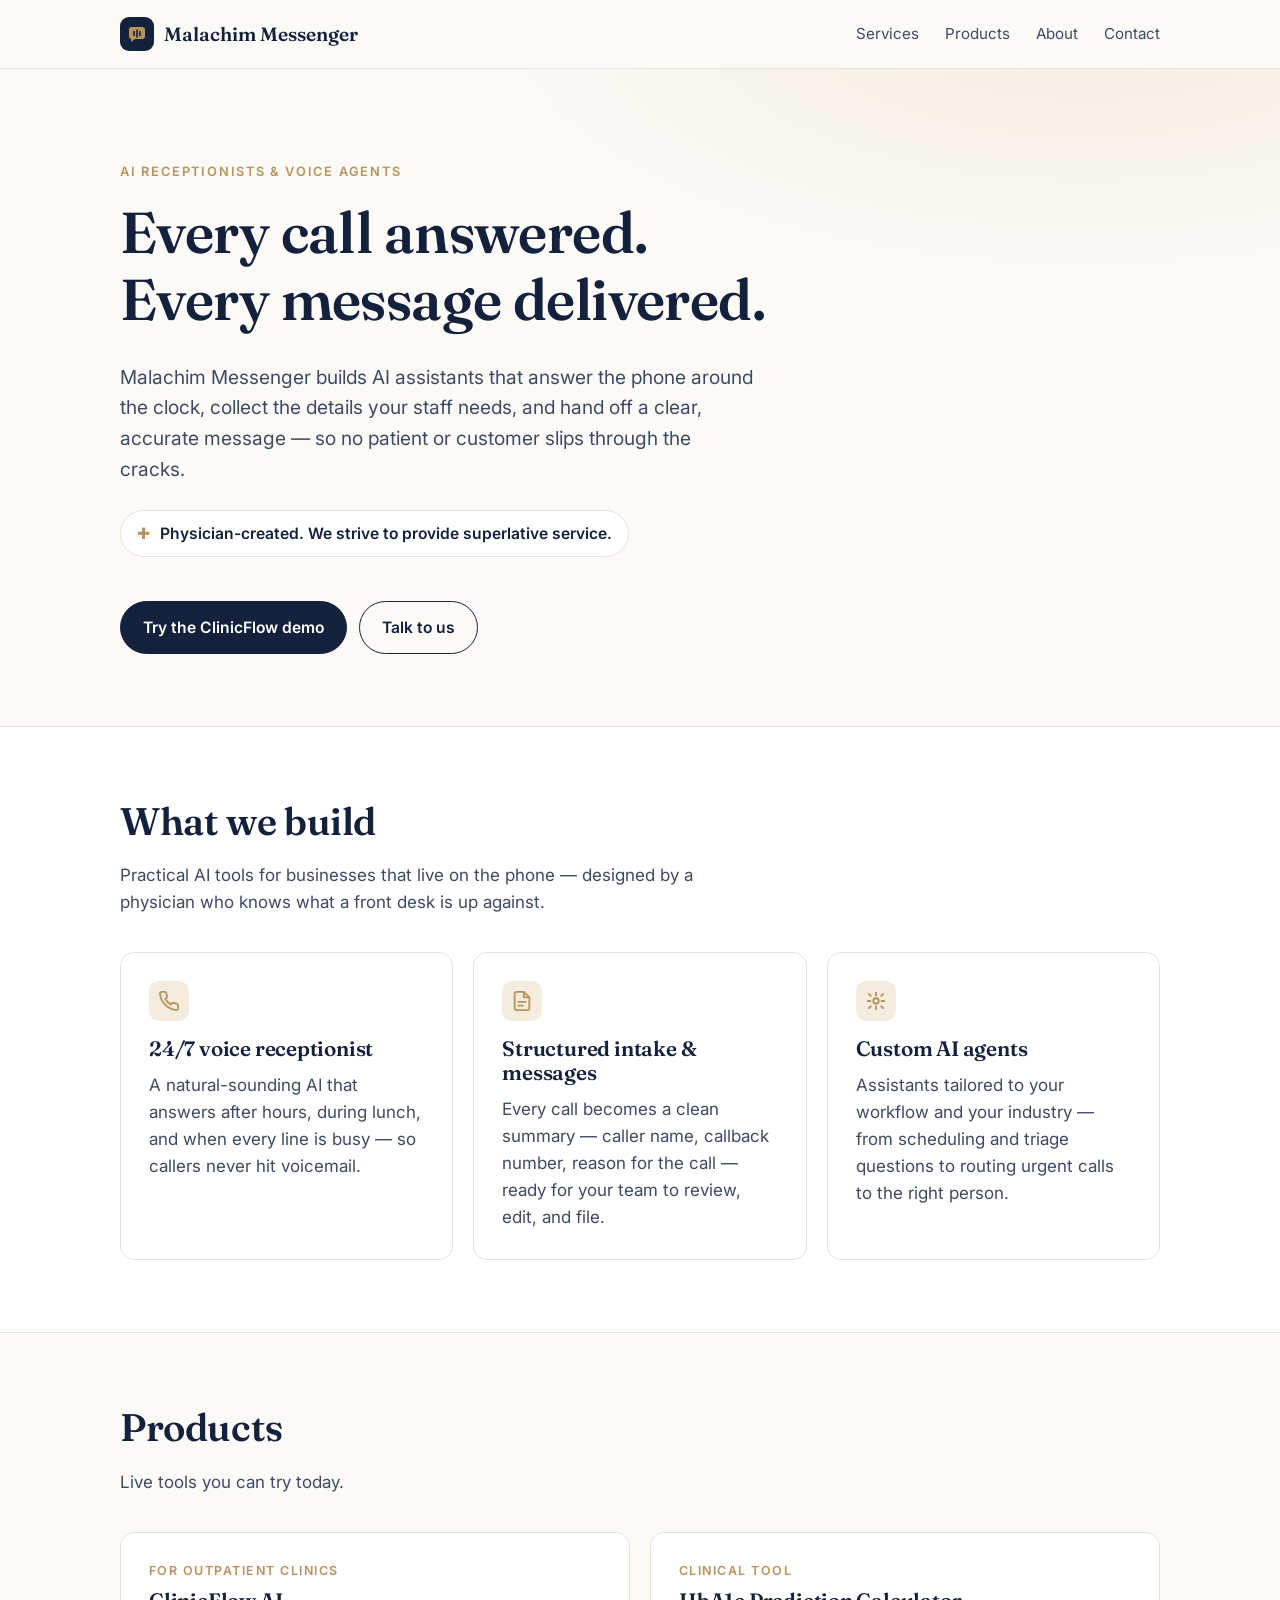
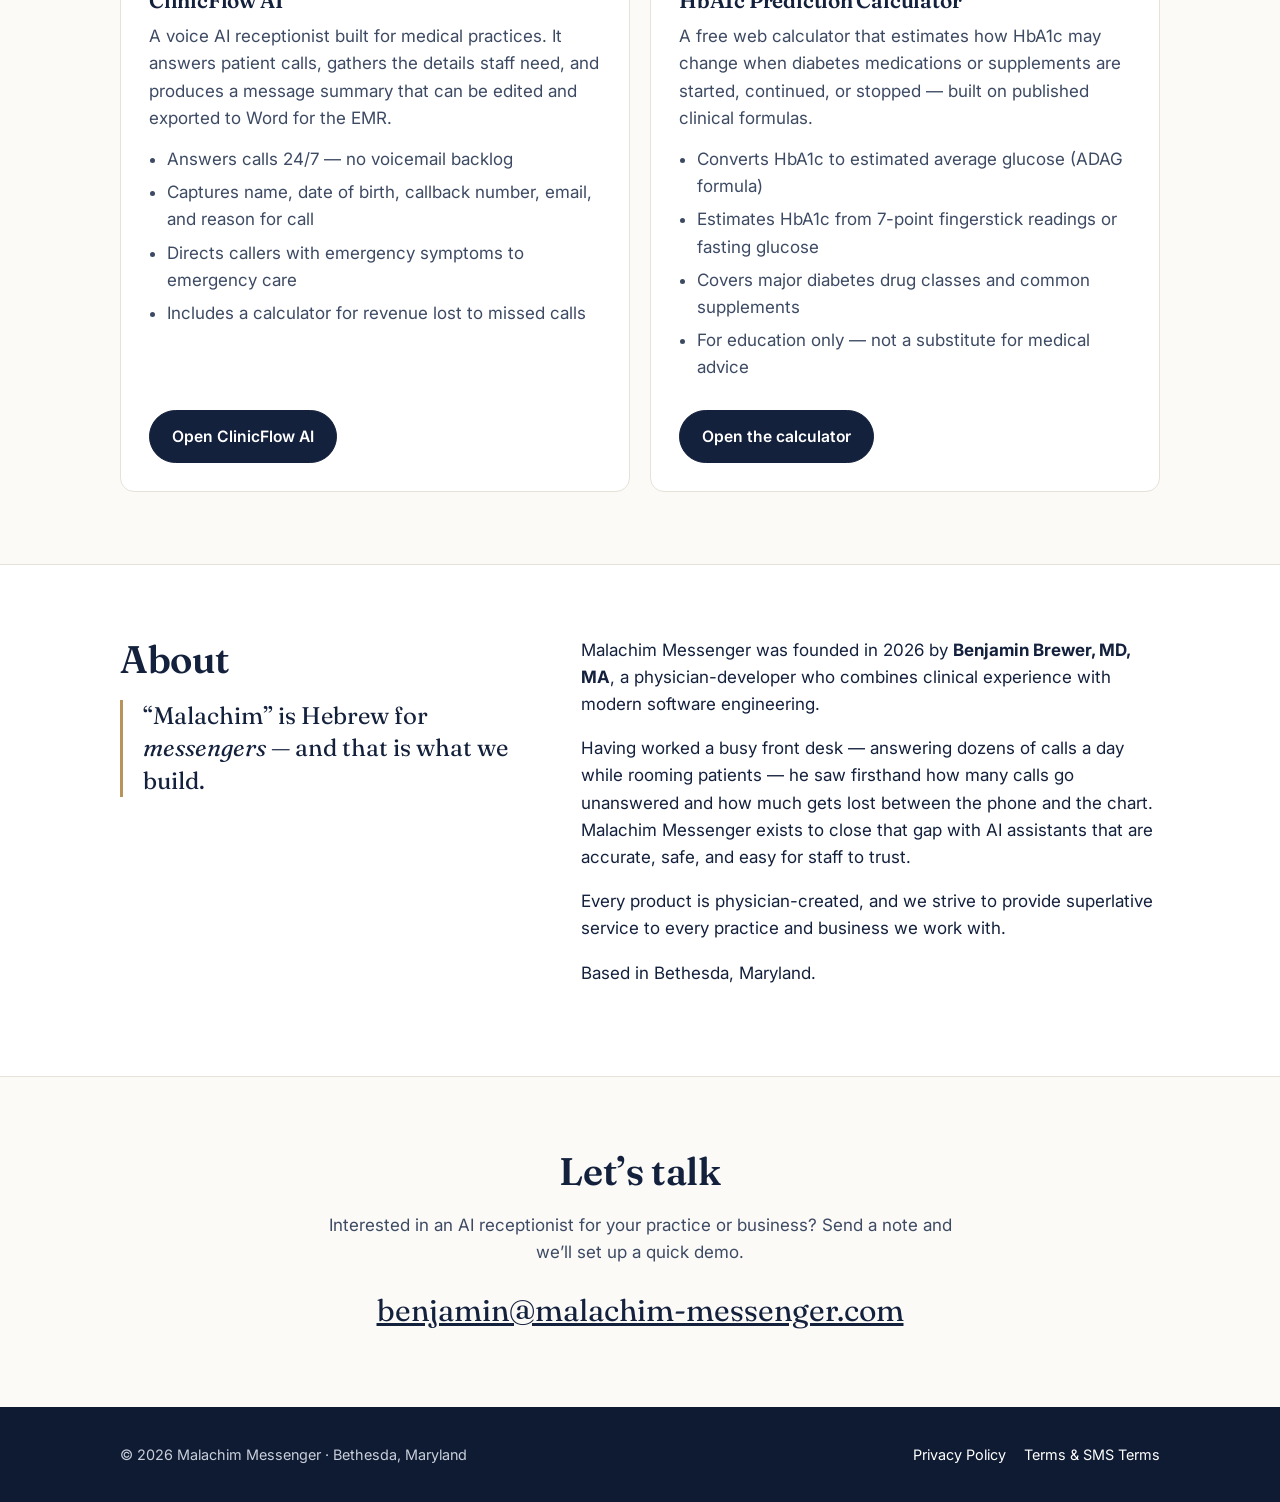
<file: index.html>
<!DOCTYPE html>
<html lang="en">
<head>
<meta charset="utf-8">
<meta name="viewport" content="width=device-width, initial-scale=1">
<title>Malachim Messenger | AI Receptionists & Voice Agents</title>
<meta name="description" content="Malachim Messenger builds AI voice receptionists and assistants that answer calls, capture intake details, and deliver clear messages to your team. Home of ClinicFlow AI.">
<link rel="preconnect" href="https://fonts.googleapis.com">
<link rel="preconnect" href="https://fonts.gstatic.com" crossorigin>
<link href="https://fonts.googleapis.com/css2?family=Fraunces:opsz,wght@9..144,500;9..144,600&family=Inter:wght@400;500;600&display=swap" rel="stylesheet">
<link rel="stylesheet" href="style.css">
<link rel="icon" href="favicon.svg" type="image/svg+xml">
</head>
<body>

<header class="site-header">
  <div class="wrap">
    <a class="brand" href="index.html">
      <svg class="brand-mark" viewBox="0 0 34 34" aria-hidden="true"><rect width="34" height="34" rx="9" fill="#14213d"/><path d="M9 12.5c0-1.4 1.1-2.5 2.5-2.5h11c1.4 0 2.5 1.1 2.5 2.5v7c0 1.4-1.1 2.5-2.5 2.5H15l-4 3v-3h0.5C10.1 22 9 20.9 9 19.5z" fill="#b8935a"/><path d="M14 14.5v4M17 13v7M20 14.5v4" stroke="#14213d" stroke-width="1.6" stroke-linecap="round"/></svg>
      Malachim Messenger
    </a>
    <nav class="nav">
      <a href="#services" class="hide-sm">Services</a>
      <a href="#products">Products</a>
      <a href="#about" class="hide-sm">About</a>
      <a href="#contact">Contact</a>
    </nav>
  </div>
</header>

<main>
  <section class="hero">
    <div class="wrap">
      <span class="eyebrow">AI receptionists &amp; voice agents</span>
      <h1>Every call answered.<br>Every message delivered.</h1>
      <p class="lead">Malachim Messenger builds AI assistants that answer the phone around the clock, collect the details your staff needs, and hand off a clear, accurate message — so no patient or customer slips through the cracks.</p>
      <p class="promise"><span class="promise-mark">✚</span> Physician-created. We strive to provide superlative service.</p>
      <div class="btns">
        <a class="btn primary" href="https://capital-premier-clinicflow.onrender.com" target="_blank" rel="noopener">Try the ClinicFlow demo</a>
        <a class="btn ghost" href="mailto:benjamin@malachim-messenger.com">Talk to us</a>
      </div>
    </div>
  </section>

  <section id="services" class="alt">
    <div class="wrap">
      <h2>What we build</h2>
      <p class="section-intro">Practical AI tools for businesses that live on the phone — designed by a physician who knows what a front desk is up against.</p>
      <div class="grid three">
        <div class="card">
          <div class="icon"><svg width="22" height="22" viewBox="0 0 24 24" fill="none" stroke="currentColor" stroke-width="2" stroke-linecap="round" stroke-linejoin="round"><path d="M22 16.9v3a2 2 0 0 1-2.2 2 19.8 19.8 0 0 1-8.6-3.1 19.5 19.5 0 0 1-6-6A19.8 19.8 0 0 1 2.1 4.2 2 2 0 0 1 4.1 2h3a2 2 0 0 1 2 1.7c.1.9.4 1.8.7 2.7a2 2 0 0 1-.5 2.1L8 9.8a16 16 0 0 0 6 6l1.3-1.3a2 2 0 0 1 2.1-.4c.9.3 1.8.6 2.7.7a2 2 0 0 1 1.7 2z"/></svg></div>
          <h3>24/7 voice receptionist</h3>
          <p>A natural-sounding AI that answers after hours, during lunch, and when every line is busy — so callers never hit voicemail.</p>
        </div>
        <div class="card">
          <div class="icon"><svg width="22" height="22" viewBox="0 0 24 24" fill="none" stroke="currentColor" stroke-width="2" stroke-linecap="round" stroke-linejoin="round"><path d="M14 2H6a2 2 0 0 0-2 2v16a2 2 0 0 0 2 2h12a2 2 0 0 0 2-2V8z"/><path d="M14 2v6h6M8 13h8M8 17h5"/></svg></div>
          <h3>Structured intake &amp; messages</h3>
          <p>Every call becomes a clean summary — caller name, callback number, reason for the call — ready for your team to review, edit, and file.</p>
        </div>
        <div class="card">
          <div class="icon"><svg width="22" height="22" viewBox="0 0 24 24" fill="none" stroke="currentColor" stroke-width="2" stroke-linecap="round" stroke-linejoin="round"><path d="M12 3v3M12 18v3M4.2 4.2l2.1 2.1M17.7 17.7l2.1 2.1M3 12h3M18 12h3M4.2 19.8l2.1-2.1M17.7 6.3l2.1-2.1"/><circle cx="12" cy="12" r="3"/></svg></div>
          <h3>Custom AI agents</h3>
          <p>Assistants tailored to your workflow and your industry — from scheduling and triage questions to routing urgent calls to the right person.</p>
        </div>
      </div>
    </div>
  </section>

  <section id="products">
    <div class="wrap">
      <h2>Products</h2>
      <p class="section-intro">Live tools you can try today.</p>
      <div class="grid two">
        <div class="card product">
          <span class="tag">For outpatient clinics</span>
          <h3>ClinicFlow AI</h3>
          <p>A voice AI receptionist built for medical practices. It answers patient calls, gathers the details staff need, and produces a message summary that can be edited and exported to Word for the EMR.</p>
          <ul>
            <li>Answers calls 24/7 — no voicemail backlog</li>
            <li>Captures name, date of birth, callback number, email, and reason for call</li>
            <li>Directs callers with emergency symptoms to emergency care</li>
            <li>Includes a calculator for revenue lost to missed calls</li>
          </ul>
          <a class="btn primary" href="https://capital-premier-clinicflow.onrender.com" target="_blank" rel="noopener">Open ClinicFlow AI</a>
        </div>
        <div class="card product">
          <span class="tag">Clinical tool</span>
          <h3>HbA1c Prediction Calculator</h3>
          <p>A free web calculator that estimates how HbA1c may change when diabetes medications or supplements are started, continued, or stopped — built on published clinical formulas.</p>
          <ul>
            <li>Converts HbA1c to estimated average glucose (ADAG formula)</li>
            <li>Estimates HbA1c from 7-point fingerstick readings or fasting glucose</li>
            <li>Covers major diabetes drug classes and common supplements</li>
            <li>For education only — not a substitute for medical advice</li>
          </ul>
          <a class="btn primary" href="https://hba1c-diabetes-medication-and-supplement.onrender.com" target="_blank" rel="noopener">Open the calculator</a>
        </div>
      </div>
    </div>
  </section>

  <section id="about" class="alt">
    <div class="wrap about">
      <div>
        <h2>About</h2>
        <blockquote>“Malachim” is Hebrew for <em>messengers</em> — and that is what we build.</blockquote>
      </div>
      <div>
        <p>Malachim Messenger was founded in 2026 by <strong>Benjamin Brewer, MD, MA</strong>, a physician-developer who combines clinical experience with modern software engineering.</p>
        <p>Having worked a busy front desk — answering dozens of calls a day while rooming patients — he saw firsthand how many calls go unanswered and how much gets lost between the phone and the chart. Malachim Messenger exists to close that gap with AI assistants that are accurate, safe, and easy for staff to trust.</p>
        <p>Every product is physician-created, and we strive to provide superlative service to every practice and business we work with.</p>
        <p>Based in Bethesda, Maryland.</p>
      </div>
    </div>
  </section>

  <section id="contact" class="contact">
    <div class="wrap">
      <h2>Let’s talk</h2>
      <p class="section-intro" style="margin:0 auto 20px">Interested in an AI receptionist for your practice or business? Send a note and we’ll set up a quick demo.</p>
      <a class="mail" href="mailto:benjamin@malachim-messenger.com">benjamin@malachim-messenger.com</a>
    </div>
  </section>
</main>

<footer class="site-footer">
  <div class="wrap">
    <span>© 2026 Malachim Messenger · Bethesda, Maryland</span>
    <span><a href="privacy.html">Privacy Policy</a><a href="terms.html">Terms &amp; SMS Terms</a></span>
  </div>
</footer>

</body>
</html>
</file>
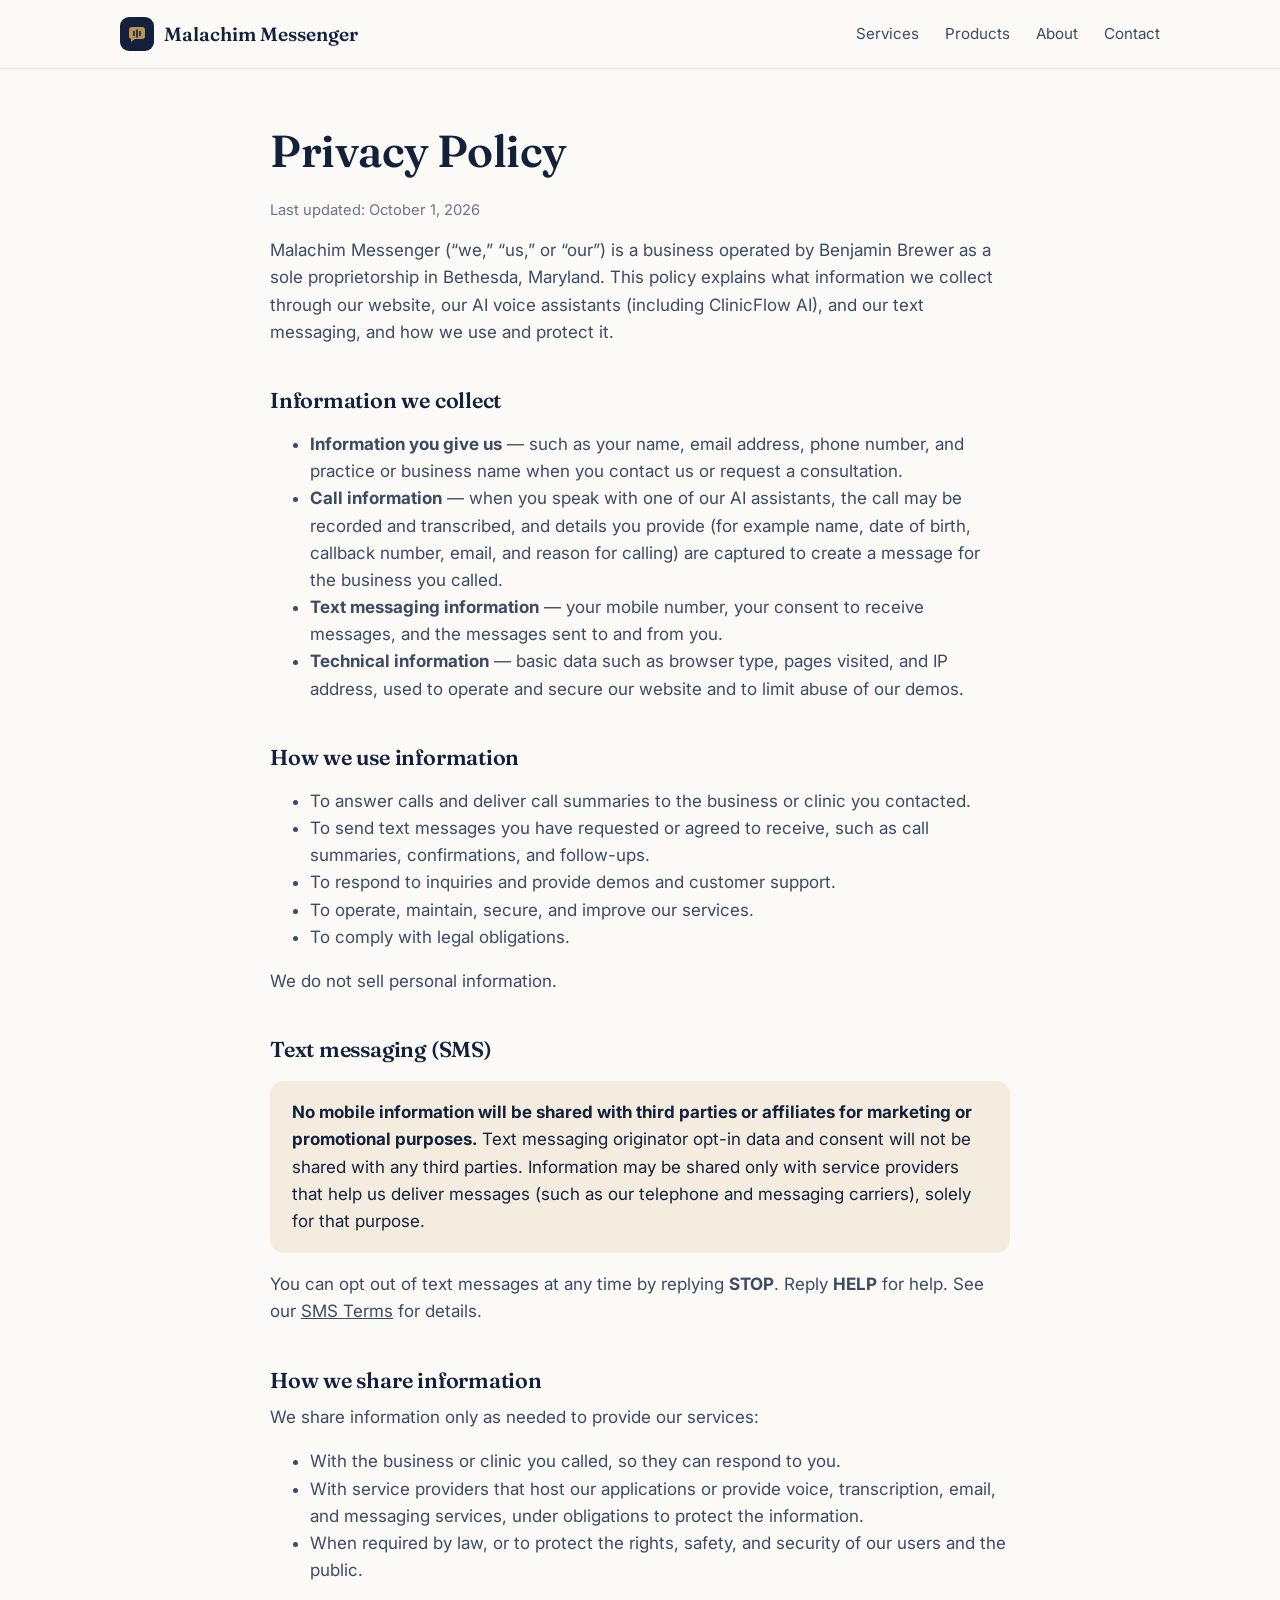
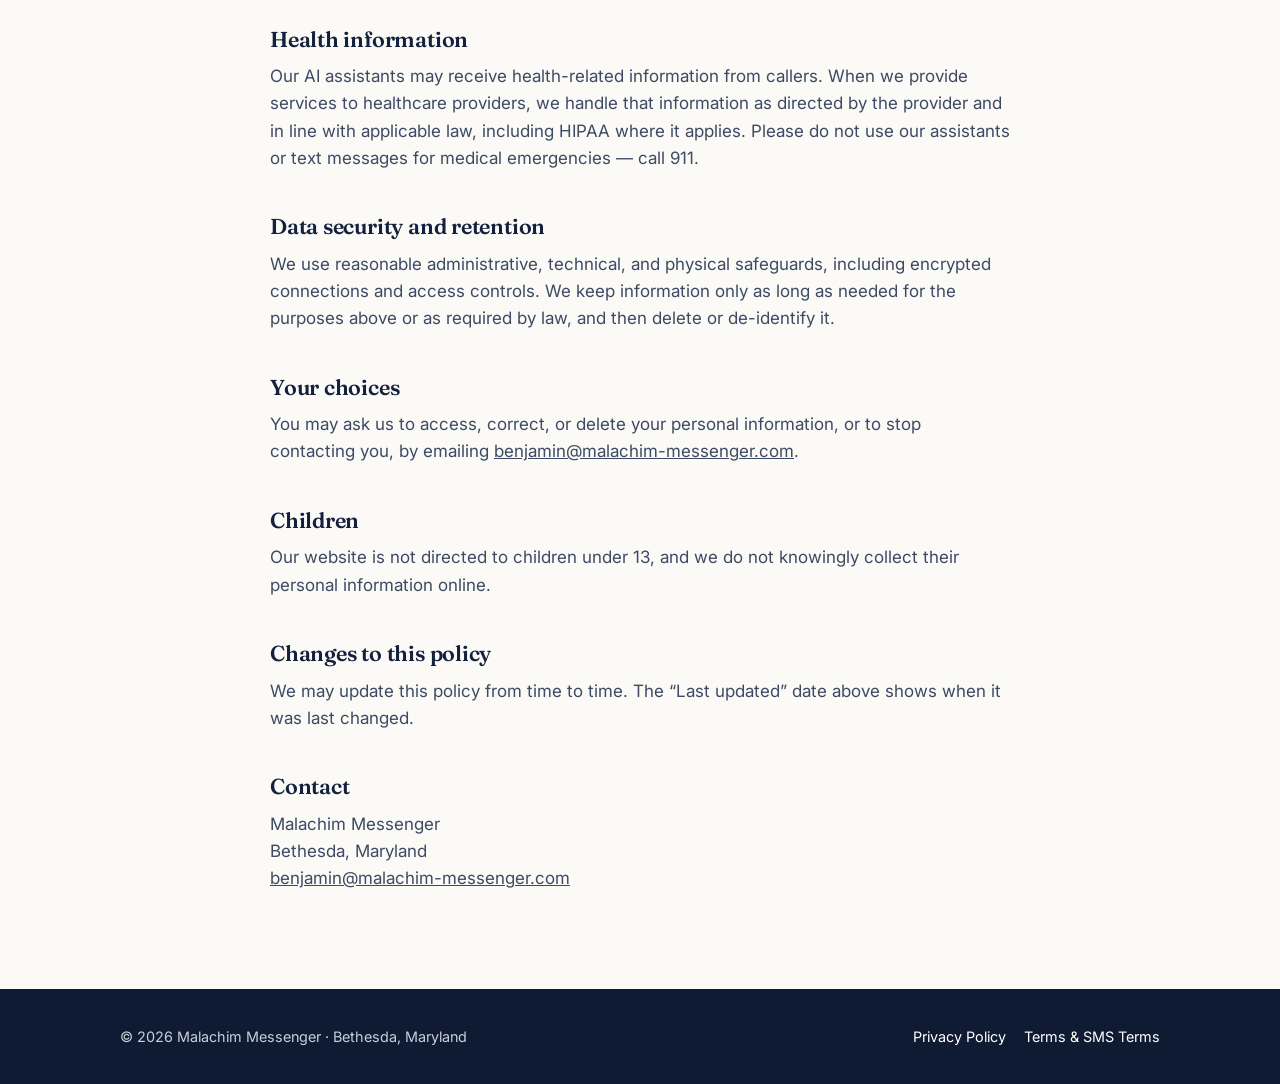
<file: privacy.html>
<!DOCTYPE html>
<html lang="en">
<head>
<meta charset="utf-8">
<meta name="viewport" content="width=device-width, initial-scale=1">
<title>Privacy Policy | Malachim Messenger</title>
<meta name="description" content="How Malachim Messenger collects, uses, and protects information, including text messaging.">
<link rel="preconnect" href="https://fonts.googleapis.com">
<link rel="preconnect" href="https://fonts.gstatic.com" crossorigin>
<link href="https://fonts.googleapis.com/css2?family=Fraunces:opsz,wght@9..144,500;9..144,600&family=Inter:wght@400;500;600&display=swap" rel="stylesheet">
<link rel="stylesheet" href="style.css">
<link rel="icon" href="favicon.svg" type="image/svg+xml">
</head>
<body>

<header class="site-header">
  <div class="wrap">
    <a class="brand" href="index.html">
      <svg class="brand-mark" viewBox="0 0 34 34" aria-hidden="true"><rect width="34" height="34" rx="9" fill="#14213d"/><path d="M9 12.5c0-1.4 1.1-2.5 2.5-2.5h11c1.4 0 2.5 1.1 2.5 2.5v7c0 1.4-1.1 2.5-2.5 2.5H15l-4 3v-3h0.5C10.1 22 9 20.9 9 19.5z" fill="#b8935a"/><path d="M14 14.5v4M17 13v7M20 14.5v4" stroke="#14213d" stroke-width="1.6" stroke-linecap="round"/></svg>
      Malachim Messenger
    </a>
    <nav class="nav">
      <a href="index.html#services" class="hide-sm">Services</a>
      <a href="index.html#products">Products</a>
      <a href="index.html#about" class="hide-sm">About</a>
      <a href="index.html#contact">Contact</a>
    </nav>
  </div>
</header>

<main class="legal"><div class="wrap">
<h1>Privacy Policy</h1>
<p class="updated">Last updated: October 1, 2026</p>

<p>Malachim Messenger (“we,” “us,” or “our”) is a business operated by Benjamin Brewer as a sole proprietorship in Bethesda, Maryland. This policy explains what information we collect through our website, our AI voice assistants (including ClinicFlow AI), and our text messaging, and how we use and protect it.</p>

<h2>Information we collect</h2>
<ul>
<li><strong>Information you give us</strong> — such as your name, email address, phone number, and practice or business name when you contact us or request a consultation.</li>
<li><strong>Call information</strong> — when you speak with one of our AI assistants, the call may be recorded and transcribed, and details you provide (for example name, date of birth, callback number, email, and reason for calling) are captured to create a message for the business you called.</li>
<li><strong>Text messaging information</strong> — your mobile number, your consent to receive messages, and the messages sent to and from you.</li>
<li><strong>Technical information</strong> — basic data such as browser type, pages visited, and IP address, used to operate and secure our website and to limit abuse of our demos.</li>
</ul>

<h2>How we use information</h2>
<ul>
<li>To answer calls and deliver call summaries to the business or clinic you contacted.</li>
<li>To send text messages you have requested or agreed to receive, such as call summaries, confirmations, and follow-ups.</li>
<li>To respond to inquiries and provide demos and customer support.</li>
<li>To operate, maintain, secure, and improve our services.</li>
<li>To comply with legal obligations.</li>
</ul>
<p>We do not sell personal information.</p>

<h2>Text messaging (SMS)</h2>
<div class="box"><p><strong>No mobile information will be shared with third parties or affiliates for marketing or promotional purposes.</strong> Text messaging originator opt-in data and consent will not be shared with any third parties. Information may be shared only with service providers that help us deliver messages (such as our telephone and messaging carriers), solely for that purpose.</p></div>
<p>You can opt out of text messages at any time by replying <strong>STOP</strong>. Reply <strong>HELP</strong> for help. See our <a href="terms.html#sms">SMS Terms</a> for details.</p>

<h2>How we share information</h2>
<p>We share information only as needed to provide our services:</p>
<ul>
<li>With the business or clinic you called, so they can respond to you.</li>
<li>With service providers that host our applications or provide voice, transcription, email, and messaging services, under obligations to protect the information.</li>
<li>When required by law, or to protect the rights, safety, and security of our users and the public.</li>
</ul>

<h2>Health information</h2>
<p>Our AI assistants may receive health-related information from callers. When we provide services to healthcare providers, we handle that information as directed by the provider and in line with applicable law, including HIPAA where it applies. Please do not use our assistants or text messages for medical emergencies — call 911.</p>

<h2>Data security and retention</h2>
<p>We use reasonable administrative, technical, and physical safeguards, including encrypted connections and access controls. We keep information only as long as needed for the purposes above or as required by law, and then delete or de-identify it.</p>

<h2>Your choices</h2>
<p>You may ask us to access, correct, or delete your personal information, or to stop contacting you, by emailing <a href="mailto:benjamin@malachim-messenger.com">benjamin@malachim-messenger.com</a>.</p>

<h2>Children</h2>
<p>Our website is not directed to children under 13, and we do not knowingly collect their personal information online.</p>

<h2>Changes to this policy</h2>
<p>We may update this policy from time to time. The “Last updated” date above shows when it was last changed.</p>

<h2>Contact</h2>
<p>Malachim Messenger<br>Bethesda, Maryland<br><a href="mailto:benjamin@malachim-messenger.com">benjamin@malachim-messenger.com</a></p>
</div></main>

<footer class="site-footer">
  <div class="wrap">
    <span>© 2026 Malachim Messenger · Bethesda, Maryland</span>
    <span><a href="privacy.html">Privacy Policy</a><a href="terms.html">Terms &amp; SMS Terms</a></span>
  </div>
</footer>

</body>
</html>
</file>
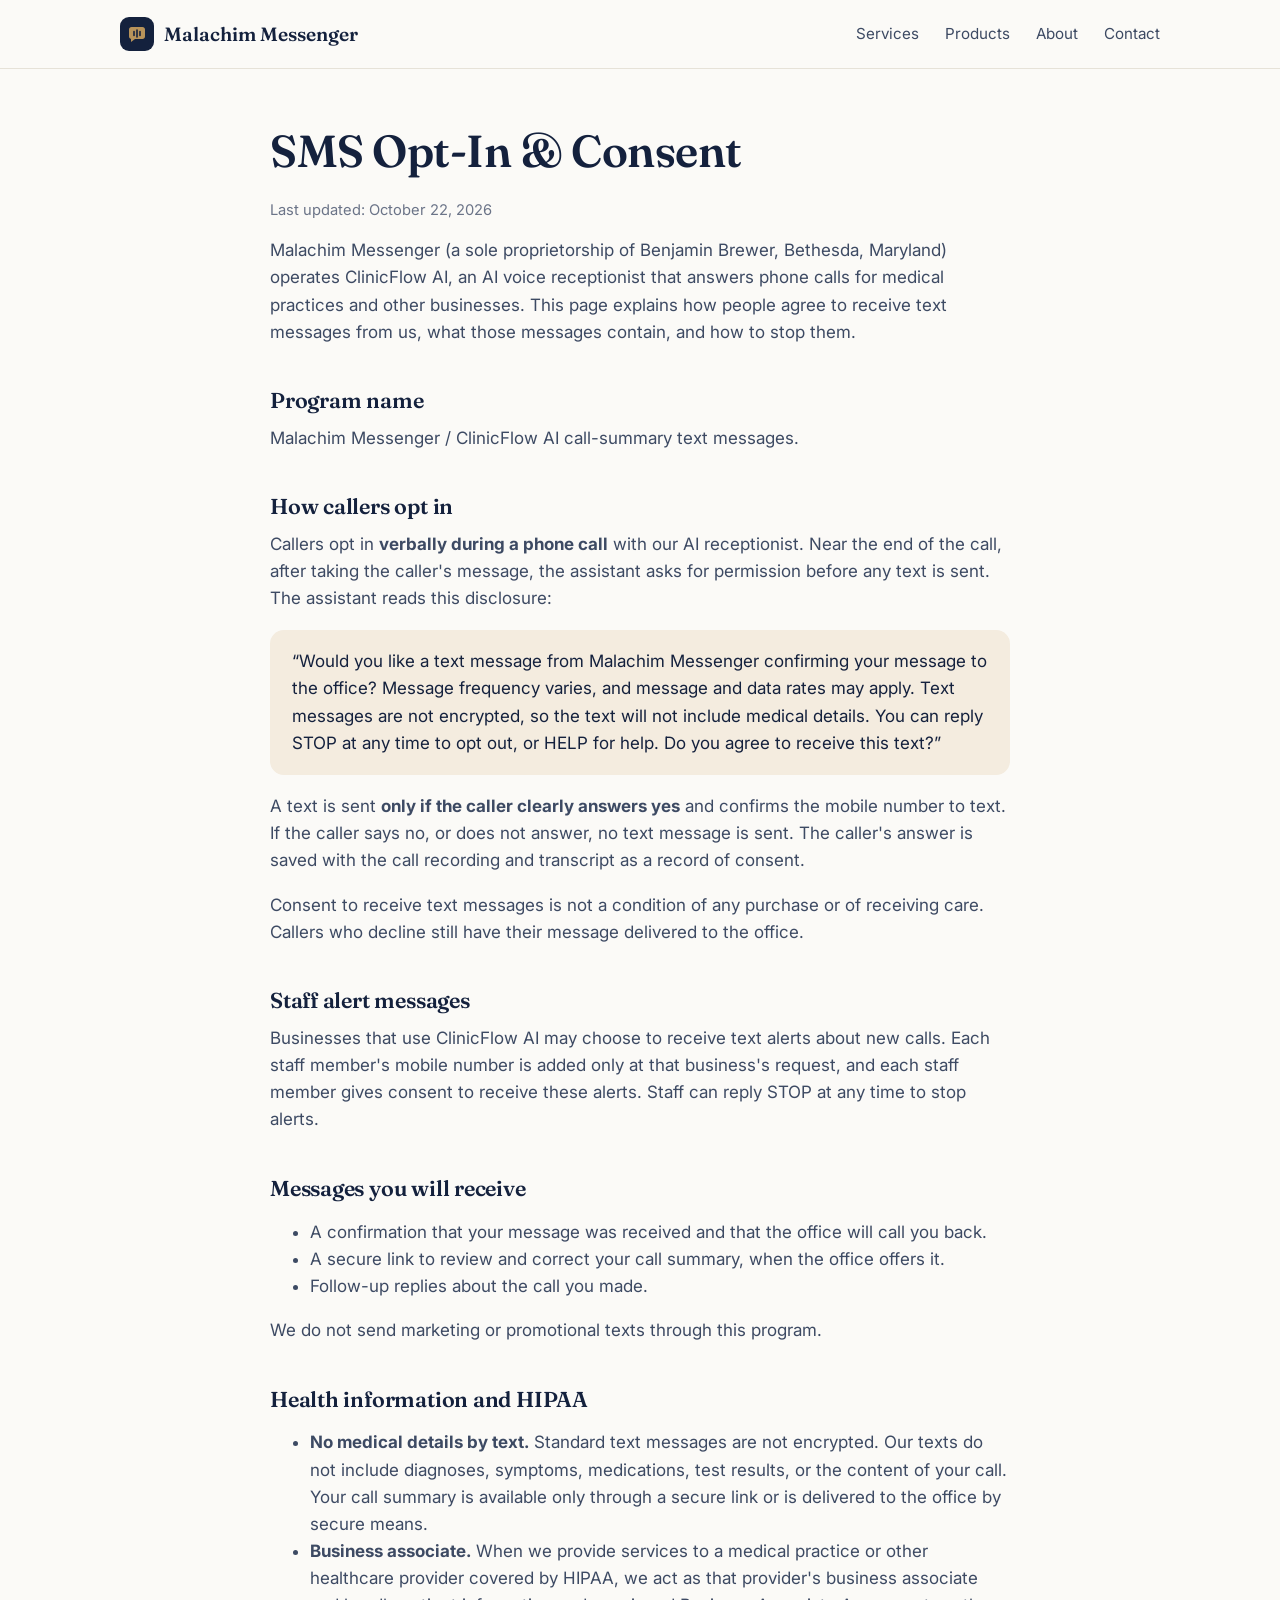
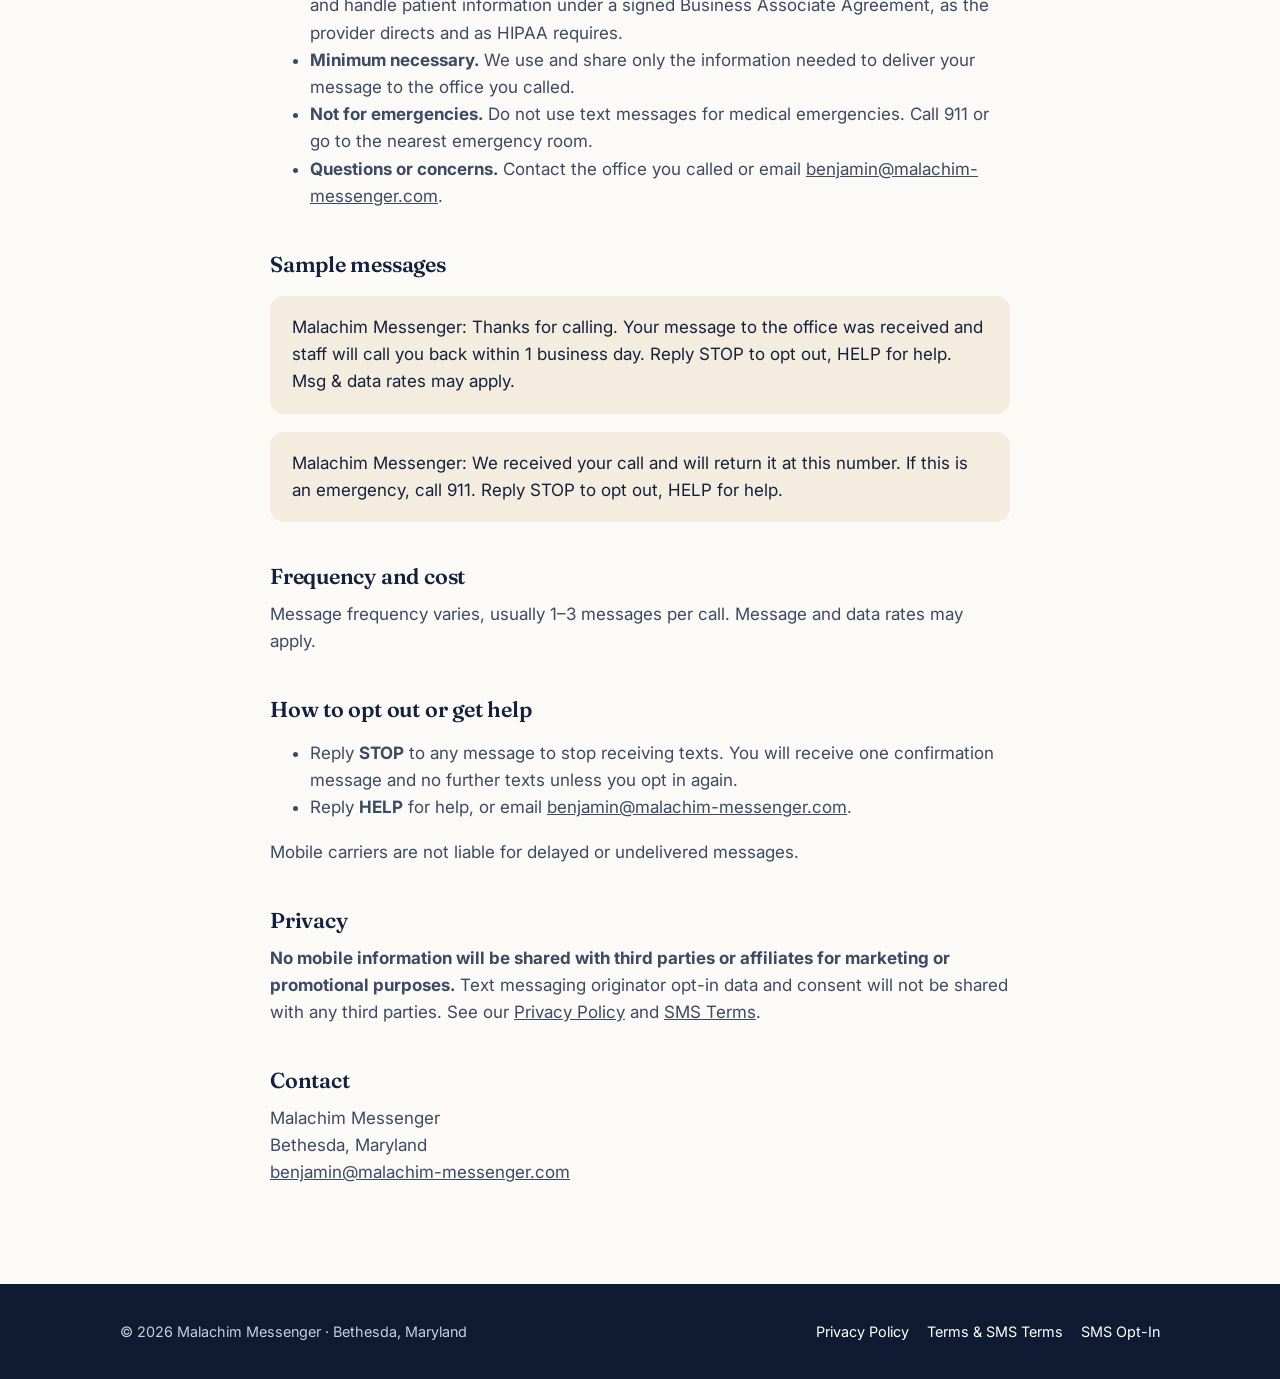
<file: sms-consent.html>
<!DOCTYPE html>
<html lang="en">
<head>
<meta charset="utf-8">
<meta name="viewport" content="width=device-width, initial-scale=1">
<title>SMS Opt-In &amp; Consent | Malachim Messenger</title>
<meta name="description" content="How callers opt in to text messages from Malachim Messenger and ClinicFlow AI, what messages they receive, and how to opt out.">
<link rel="preconnect" href="https://fonts.googleapis.com">
<link rel="preconnect" href="https://fonts.gstatic.com" crossorigin>
<link href="https://fonts.googleapis.com/css2?family=Fraunces:opsz,wght@9..144,500;9..144,600&family=Inter:wght@400;500;600&display=swap" rel="stylesheet">
<link rel="stylesheet" href="style.css">
<link rel="icon" href="favicon.svg" type="image/svg+xml">
</head>
<body>

<header class="site-header">
  <div class="wrap">
    <a class="brand" href="index.html">
      <svg class="brand-mark" viewBox="0 0 34 34" aria-hidden="true"><rect width="34" height="34" rx="9" fill="#14213d"/><path d="M9 12.5c0-1.4 1.1-2.5 2.5-2.5h11c1.4 0 2.5 1.1 2.5 2.5v7c0 1.4-1.1 2.5-2.5 2.5H15l-4 3v-3h0.5C10.1 22 9 20.9 9 19.5z" fill="#b8935a"/><path d="M14 14.5v4M17 13v7M20 14.5v4" stroke="#14213d" stroke-width="1.6" stroke-linecap="round"/></svg>
      Malachim Messenger
    </a>
    <nav class="nav">
      <a href="index.html#services" class="hide-sm">Services</a>
      <a href="index.html#products">Products</a>
      <a href="index.html#about" class="hide-sm">About</a>
      <a href="index.html#contact">Contact</a>
    </nav>
  </div>
</header>

<main class="legal"><div class="wrap">
<h1>SMS Opt-In &amp; Consent</h1>
<p class="updated">Last updated: October 22, 2026</p>

<p>Malachim Messenger (a sole proprietorship of Benjamin Brewer, Bethesda, Maryland) operates ClinicFlow AI, an AI voice receptionist that answers phone calls for medical practices and other businesses. This page explains how people agree to receive text messages from us, what those messages contain, and how to stop them.</p>

<h2>Program name</h2>
<p>Malachim Messenger / ClinicFlow AI call-summary text messages.</p>

<h2>How callers opt in</h2>
<p>Callers opt in <strong>verbally during a phone call</strong> with our AI receptionist. Near the end of the call, after taking the caller's message, the assistant asks for permission before any text is sent. The assistant reads this disclosure:</p>
<div class="box"><p>“Would you like a text message from Malachim Messenger confirming your message to the office? Message frequency varies, and message and data rates may apply. Text messages are not encrypted, so the text will not include medical details. You can reply STOP at any time to opt out, or HELP for help. Do you agree to receive this text?”</p></div>
<p>A text is sent <strong>only if the caller clearly answers yes</strong> and confirms the mobile number to text. If the caller says no, or does not answer, no text message is sent. The caller's answer is saved with the call recording and transcript as a record of consent.</p>
<p>Consent to receive text messages is not a condition of any purchase or of receiving care. Callers who decline still have their message delivered to the office.</p>

<h2>Staff alert messages</h2>
<p>Businesses that use ClinicFlow AI may choose to receive text alerts about new calls. Each staff member's mobile number is added only at that business's request, and each staff member gives consent to receive these alerts. Staff can reply STOP at any time to stop alerts.</p>

<h2>Messages you will receive</h2>
<ul>
<li>A confirmation that your message was received and that the office will call you back.</li>
<li>A secure link to review and correct your call summary, when the office offers it.</li>
<li>Follow-up replies about the call you made.</li>
</ul>
<p>We do not send marketing or promotional texts through this program.</p>

<h2>Health information and HIPAA</h2>
<ul>
<li><strong>No medical details by text.</strong> Standard text messages are not encrypted. Our texts do not include diagnoses, symptoms, medications, test results, or the content of your call. Your call summary is available only through a secure link or is delivered to the office by secure means.</li>
<li><strong>Business associate.</strong> When we provide services to a medical practice or other healthcare provider covered by HIPAA, we act as that provider's business associate and handle patient information under a signed Business Associate Agreement, as the provider directs and as HIPAA requires.</li>
<li><strong>Minimum necessary.</strong> We use and share only the information needed to deliver your message to the office you called.</li>
<li><strong>Not for emergencies.</strong> Do not use text messages for medical emergencies. Call 911 or go to the nearest emergency room.</li>
<li><strong>Questions or concerns.</strong> Contact the office you called or email <a href="mailto:benjamin@malachim-messenger.com">benjamin@malachim-messenger.com</a>.</li>
</ul>

<h2>Sample messages</h2>
<div class="box"><p>Malachim Messenger: Thanks for calling. Your message to the office was received and staff will call you back within 1 business day. Reply STOP to opt out, HELP for help. Msg &amp; data rates may apply.</p></div>
<div class="box"><p>Malachim Messenger: We received your call and will return it at this number. If this is an emergency, call 911. Reply STOP to opt out, HELP for help.</p></div>

<h2>Frequency and cost</h2>
<p>Message frequency varies, usually 1–3 messages per call. Message and data rates may apply.</p>

<h2>How to opt out or get help</h2>
<ul>
<li>Reply <strong>STOP</strong> to any message to stop receiving texts. You will receive one confirmation message and no further texts unless you opt in again.</li>
<li>Reply <strong>HELP</strong> for help, or email <a href="mailto:benjamin@malachim-messenger.com">benjamin@malachim-messenger.com</a>.</li>
</ul>
<p>Mobile carriers are not liable for delayed or undelivered messages.</p>

<h2>Privacy</h2>
<p><strong>No mobile information will be shared with third parties or affiliates for marketing or promotional purposes.</strong> Text messaging originator opt-in data and consent will not be shared with any third parties. See our <a href="privacy.html">Privacy Policy</a> and <a href="terms.html#sms">SMS Terms</a>.</p>

<h2>Contact</h2>
<p>Malachim Messenger<br>Bethesda, Maryland<br><a href="mailto:benjamin@malachim-messenger.com">benjamin@malachim-messenger.com</a></p>
</div></main>

<footer class="site-footer">
  <div class="wrap">
    <span>© 2026 Malachim Messenger · Bethesda, Maryland</span>
    <span><a href="privacy.html">Privacy Policy</a><a href="terms.html">Terms &amp; SMS Terms</a><a href="sms-consent.html">SMS Opt-In</a></span>
  </div>
</footer>

</body>
</html>
</file>
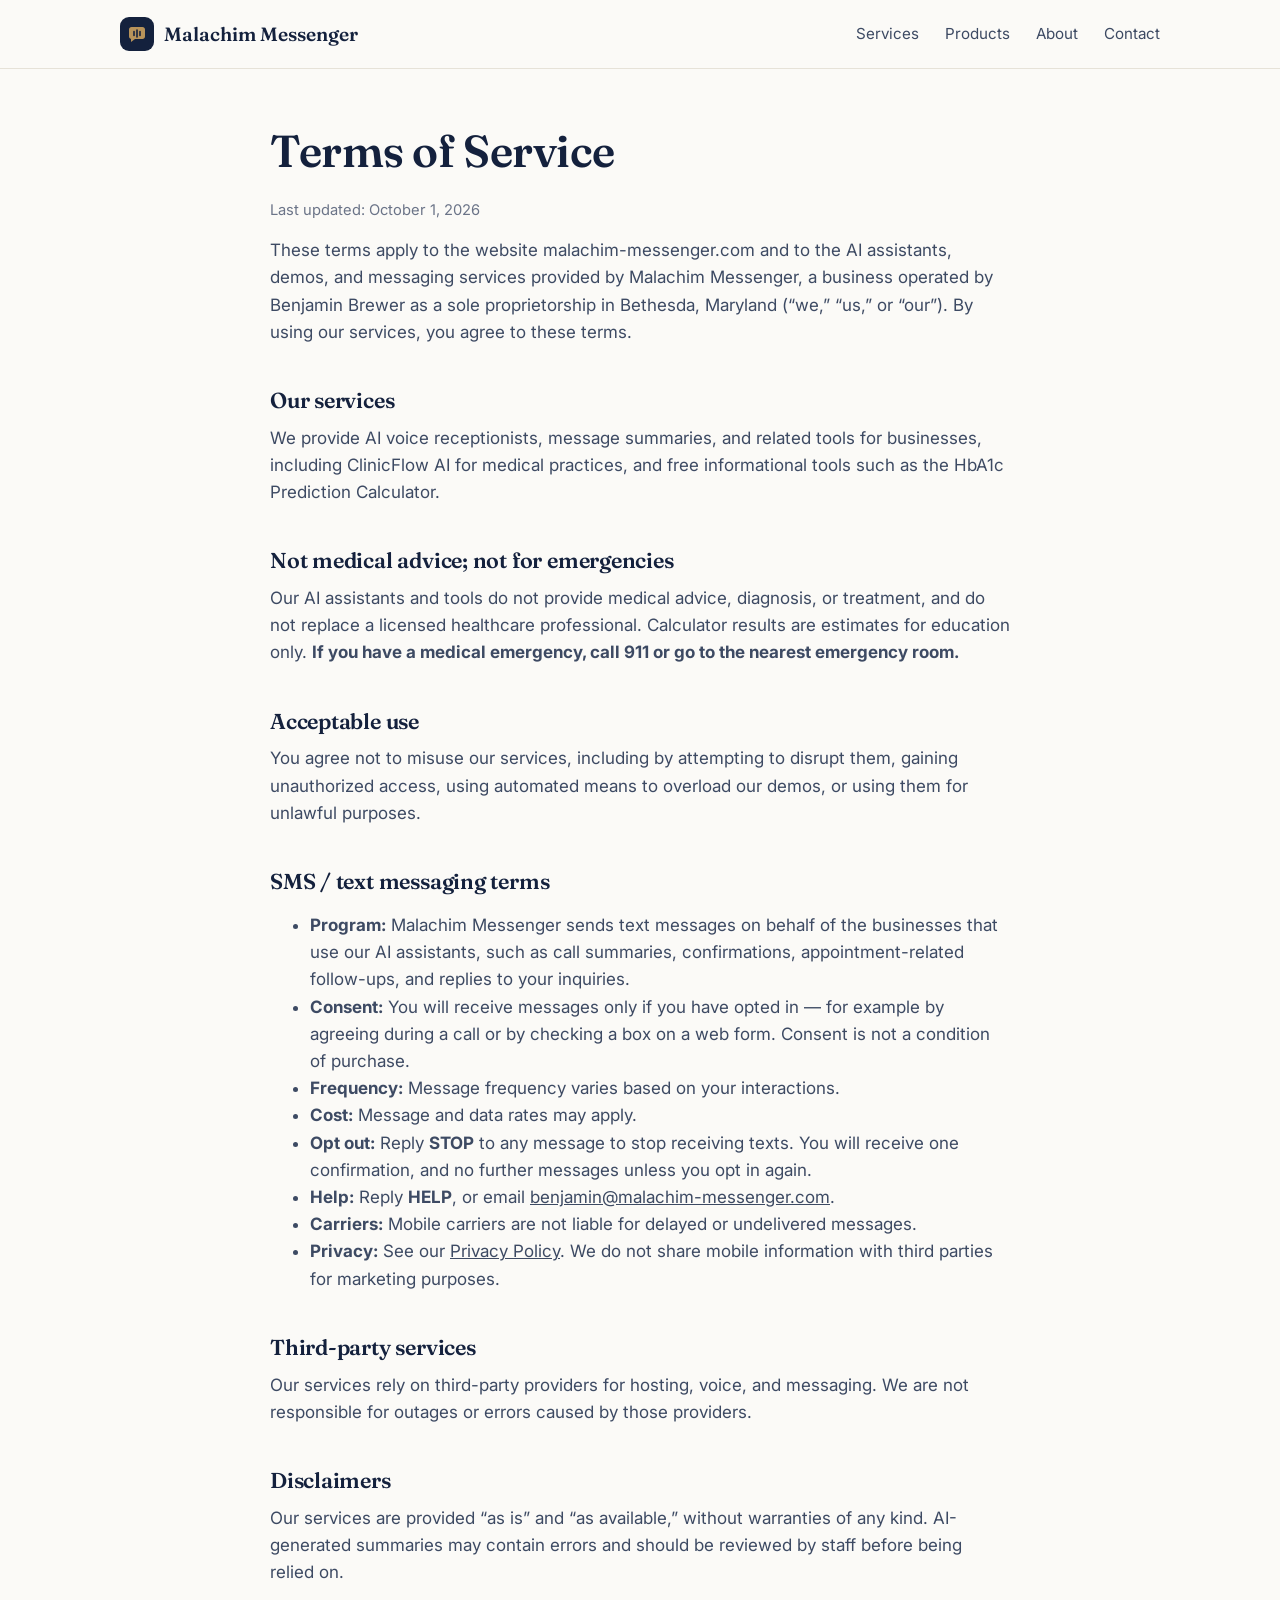
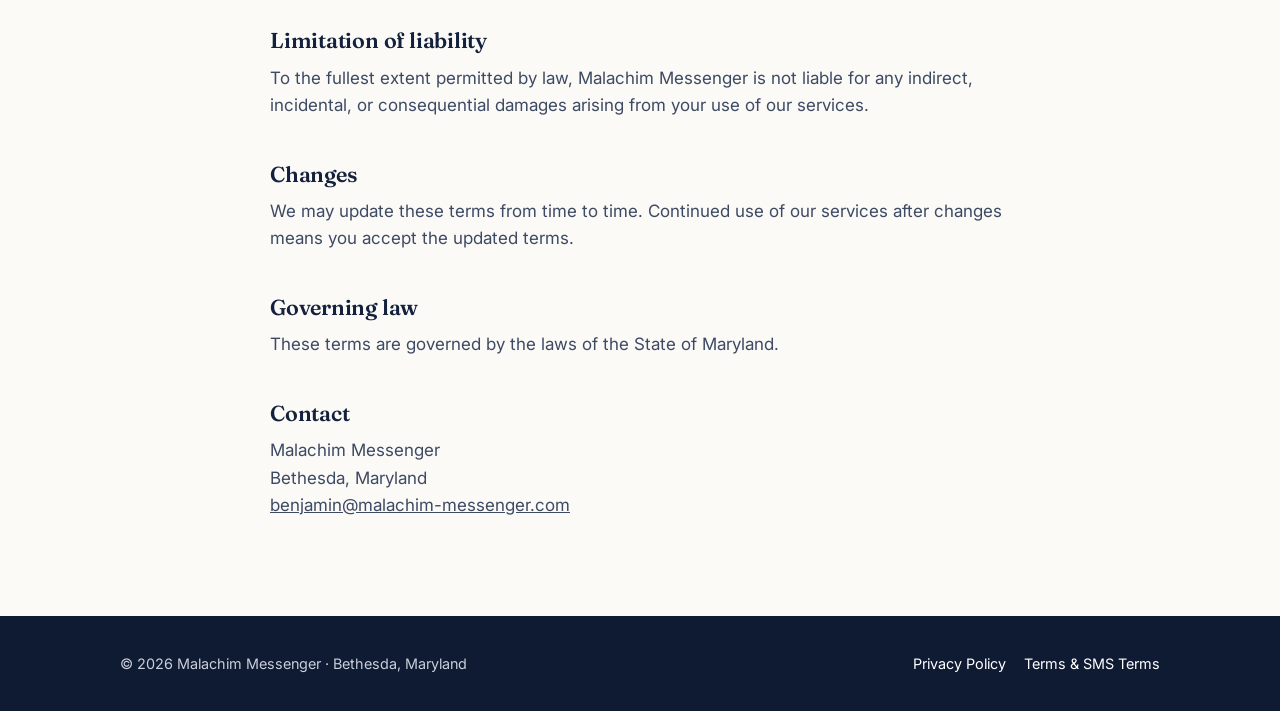
<file: terms.html>
<!DOCTYPE html>
<html lang="en">
<head>
<meta charset="utf-8">
<meta name="viewport" content="width=device-width, initial-scale=1">
<title>Terms of Service | Malachim Messenger</title>
<meta name="description" content="Terms of service and SMS terms for Malachim Messenger.">
<link rel="preconnect" href="https://fonts.googleapis.com">
<link rel="preconnect" href="https://fonts.gstatic.com" crossorigin>
<link href="https://fonts.googleapis.com/css2?family=Fraunces:opsz,wght@9..144,500;9..144,600&family=Inter:wght@400;500;600&display=swap" rel="stylesheet">
<link rel="stylesheet" href="style.css">
<link rel="icon" href="favicon.svg" type="image/svg+xml">
</head>
<body>

<header class="site-header">
  <div class="wrap">
    <a class="brand" href="index.html">
      <svg class="brand-mark" viewBox="0 0 34 34" aria-hidden="true"><rect width="34" height="34" rx="9" fill="#14213d"/><path d="M9 12.5c0-1.4 1.1-2.5 2.5-2.5h11c1.4 0 2.5 1.1 2.5 2.5v7c0 1.4-1.1 2.5-2.5 2.5H15l-4 3v-3h0.5C10.1 22 9 20.9 9 19.5z" fill="#b8935a"/><path d="M14 14.5v4M17 13v7M20 14.5v4" stroke="#14213d" stroke-width="1.6" stroke-linecap="round"/></svg>
      Malachim Messenger
    </a>
    <nav class="nav">
      <a href="index.html#services" class="hide-sm">Services</a>
      <a href="index.html#products">Products</a>
      <a href="index.html#about" class="hide-sm">About</a>
      <a href="index.html#contact">Contact</a>
    </nav>
  </div>
</header>

<main class="legal"><div class="wrap">
<h1>Terms of Service</h1>
<p class="updated">Last updated: October 1, 2026</p>

<p>These terms apply to the website malachim-messenger.com and to the AI assistants, demos, and messaging services provided by Malachim Messenger, a business operated by Benjamin Brewer as a sole proprietorship in Bethesda, Maryland (“we,” “us,” or “our”). By using our services, you agree to these terms.</p>

<h2>Our services</h2>
<p>We provide AI voice receptionists, message summaries, and related tools for businesses, including ClinicFlow AI for medical practices, and free informational tools such as the HbA1c Prediction Calculator.</p>

<h2>Not medical advice; not for emergencies</h2>
<p>Our AI assistants and tools do not provide medical advice, diagnosis, or treatment, and do not replace a licensed healthcare professional. Calculator results are estimates for education only. <strong>If you have a medical emergency, call 911 or go to the nearest emergency room.</strong></p>

<h2>Acceptable use</h2>
<p>You agree not to misuse our services, including by attempting to disrupt them, gaining unauthorized access, using automated means to overload our demos, or using them for unlawful purposes.</p>

<h2 id="sms">SMS / text messaging terms</h2>
<ul>
<li><strong>Program:</strong> Malachim Messenger sends text messages on behalf of the businesses that use our AI assistants, such as call summaries, confirmations, appointment-related follow-ups, and replies to your inquiries.</li>
<li><strong>Consent:</strong> You will receive messages only if you have opted in — for example by agreeing during a call or by checking a box on a web form. Consent is not a condition of purchase.</li>
<li><strong>Frequency:</strong> Message frequency varies based on your interactions.</li>
<li><strong>Cost:</strong> Message and data rates may apply.</li>
<li><strong>Opt out:</strong> Reply <strong>STOP</strong> to any message to stop receiving texts. You will receive one confirmation, and no further messages unless you opt in again.</li>
<li><strong>Help:</strong> Reply <strong>HELP</strong>, or email <a href="mailto:benjamin@malachim-messenger.com">benjamin@malachim-messenger.com</a>.</li>
<li><strong>Carriers:</strong> Mobile carriers are not liable for delayed or undelivered messages.</li>
<li><strong>Privacy:</strong> See our <a href="privacy.html">Privacy Policy</a>. We do not share mobile information with third parties for marketing purposes.</li>
</ul>

<h2>Third-party services</h2>
<p>Our services rely on third-party providers for hosting, voice, and messaging. We are not responsible for outages or errors caused by those providers.</p>

<h2>Disclaimers</h2>
<p>Our services are provided “as is” and “as available,” without warranties of any kind. AI-generated summaries may contain errors and should be reviewed by staff before being relied on.</p>

<h2>Limitation of liability</h2>
<p>To the fullest extent permitted by law, Malachim Messenger is not liable for any indirect, incidental, or consequential damages arising from your use of our services.</p>

<h2>Changes</h2>
<p>We may update these terms from time to time. Continued use of our services after changes means you accept the updated terms.</p>

<h2>Governing law</h2>
<p>These terms are governed by the laws of the State of Maryland.</p>

<h2>Contact</h2>
<p>Malachim Messenger<br>Bethesda, Maryland<br><a href="mailto:benjamin@malachim-messenger.com">benjamin@malachim-messenger.com</a></p>
</div></main>

<footer class="site-footer">
  <div class="wrap">
    <span>© 2026 Malachim Messenger · Bethesda, Maryland</span>
    <span><a href="privacy.html">Privacy Policy</a><a href="terms.html">Terms &amp; SMS Terms</a></span>
  </div>
</footer>

</body>
</html>
</file>
<file: style.css>
:root{
  --ink:#14213d;
  --ink-soft:#3d4a63;
  --muted:#6b7488;
  --bg:#fbfaf7;
  --card:#ffffff;
  --line:#e6e2d8;
  --gold:#b8935a;
  --gold-soft:#f4ecdf;
  --navy:#0f1b33;
  --radius:14px;
  --max:1080px;
}
*{box-sizing:border-box}
html{scroll-behavior:smooth}
body{
  margin:0;background:var(--bg);color:var(--ink);
  font-family:"Inter",system-ui,-apple-system,Segoe UI,Roboto,sans-serif;
  font-size:17px;line-height:1.6;-webkit-font-smoothing:antialiased;
}
a{color:inherit}
h1,h2,h3{font-family:"Fraunces",Georgia,serif;font-weight:600;line-height:1.15;margin:0 0 .5em;letter-spacing:-.01em}
h1{font-size:clamp(2.2rem,5vw,3.6rem)}
h2{font-size:clamp(1.7rem,3.2vw,2.4rem)}
h3{font-size:1.3rem}
p{margin:0 0 1em}
.wrap{max-width:var(--max);margin:0 auto;padding:0 20px}

/* header */
.site-header{position:sticky;top:0;z-index:10;background:rgba(251,250,247,.92);backdrop-filter:blur(8px);border-bottom:1px solid var(--line)}
.site-header .wrap{display:flex;align-items:center;justify-content:space-between;height:68px}
.brand{display:flex;align-items:center;gap:10px;text-decoration:none;font-family:"Fraunces",Georgia,serif;font-weight:600;font-size:1.2rem}
.brand-mark{width:34px;height:34px;flex:none}
.nav{display:flex;gap:26px;font-size:.95rem}
.nav a{text-decoration:none;color:var(--ink-soft)}
.nav a:hover{color:var(--ink)}
@media (max-width:640px){.nav{gap:16px;font-size:.88rem}.nav .hide-sm{display:none}}

/* hero */
.hero{padding:88px 0 72px;background:
  radial-gradient(900px 400px at 85% -10%,var(--gold-soft),transparent 70%)}
.eyebrow{display:inline-block;font-size:.8rem;letter-spacing:.14em;text-transform:uppercase;color:var(--gold);font-weight:600;margin-bottom:18px}
.hero p.lead{font-size:1.2rem;color:var(--ink-soft);max-width:640px}
.promise{display:inline-flex;align-items:center;gap:10px;margin-top:6px;padding:10px 16px;border-radius:999px;background:#fff;border:1px solid var(--line);font-weight:600;color:var(--ink);font-size:.98rem}
.promise-mark{color:var(--gold)}
.btns{display:flex;flex-wrap:wrap;gap:12px;margin-top:28px}
.btn{display:inline-block;padding:13px 22px;border-radius:999px;text-decoration:none;font-weight:600;font-size:.98rem;border:1px solid var(--ink)}
.btn.primary{background:var(--ink);color:#fff}
.btn.primary:hover{background:var(--navy)}
.btn.ghost:hover{background:#fff}

/* sections */
section{padding:72px 0}
section.alt{background:#fff;border-top:1px solid var(--line);border-bottom:1px solid var(--line)}
.section-intro{max-width:640px;color:var(--ink-soft);margin-bottom:36px}
.grid{display:grid;gap:20px}
.grid.three{grid-template-columns:repeat(auto-fit,minmax(260px,1fr))}
.grid.two{grid-template-columns:repeat(auto-fit,minmax(320px,1fr))}
.card{background:var(--card);border:1px solid var(--line);border-radius:var(--radius);padding:28px}
.card p{color:var(--ink-soft);margin:0}
.icon{width:40px;height:40px;border-radius:10px;background:var(--gold-soft);display:grid;place-items:center;margin-bottom:16px;color:var(--gold)}
.product{display:flex;flex-direction:column}
.product .tag{font-size:.78rem;text-transform:uppercase;letter-spacing:.12em;color:var(--gold);font-weight:600;margin-bottom:8px}
.product ul{padding-left:18px;margin:14px 0 22px;color:var(--ink-soft)}
.product li{margin-bottom:6px}
.product .btn{margin-top:auto;align-self:flex-start}

/* about */
.about{display:grid;grid-template-columns:1fr 1.4fr;gap:48px;align-items:start}
@media (max-width:820px){.about{grid-template-columns:1fr;gap:24px}}
.about blockquote{margin:0;font-family:"Fraunces",Georgia,serif;font-size:1.5rem;line-height:1.35;color:var(--ink);border-left:3px solid var(--gold);padding-left:20px}

/* contact */
.contact{text-align:center}
.contact .mail{font-family:"Fraunces",Georgia,serif;font-size:clamp(1.3rem,3vw,1.9rem);word-break:break-all}

/* footer */
.site-footer{background:var(--navy);color:#c9cfdb;padding:36px 0;font-size:.9rem}
.site-footer .wrap{display:flex;flex-wrap:wrap;gap:16px;justify-content:space-between}
.site-footer a{color:#fff;text-decoration:none;margin-left:18px}
.site-footer a:first-child{margin-left:0}

/* legal pages */
.legal{padding:56px 0 80px}
.legal .wrap{max-width:780px}
.legal h1{font-size:clamp(2rem,4vw,2.8rem)}
.legal h2{font-size:1.35rem;margin-top:2em}
.legal p,.legal li{color:var(--ink-soft)}
.legal .updated{color:var(--muted);font-size:.92rem}
.legal .box{background:var(--gold-soft);border-radius:var(--radius);padding:18px 22px;margin:18px 0}
.legal .box p{margin:0;color:var(--ink)}
</file>
